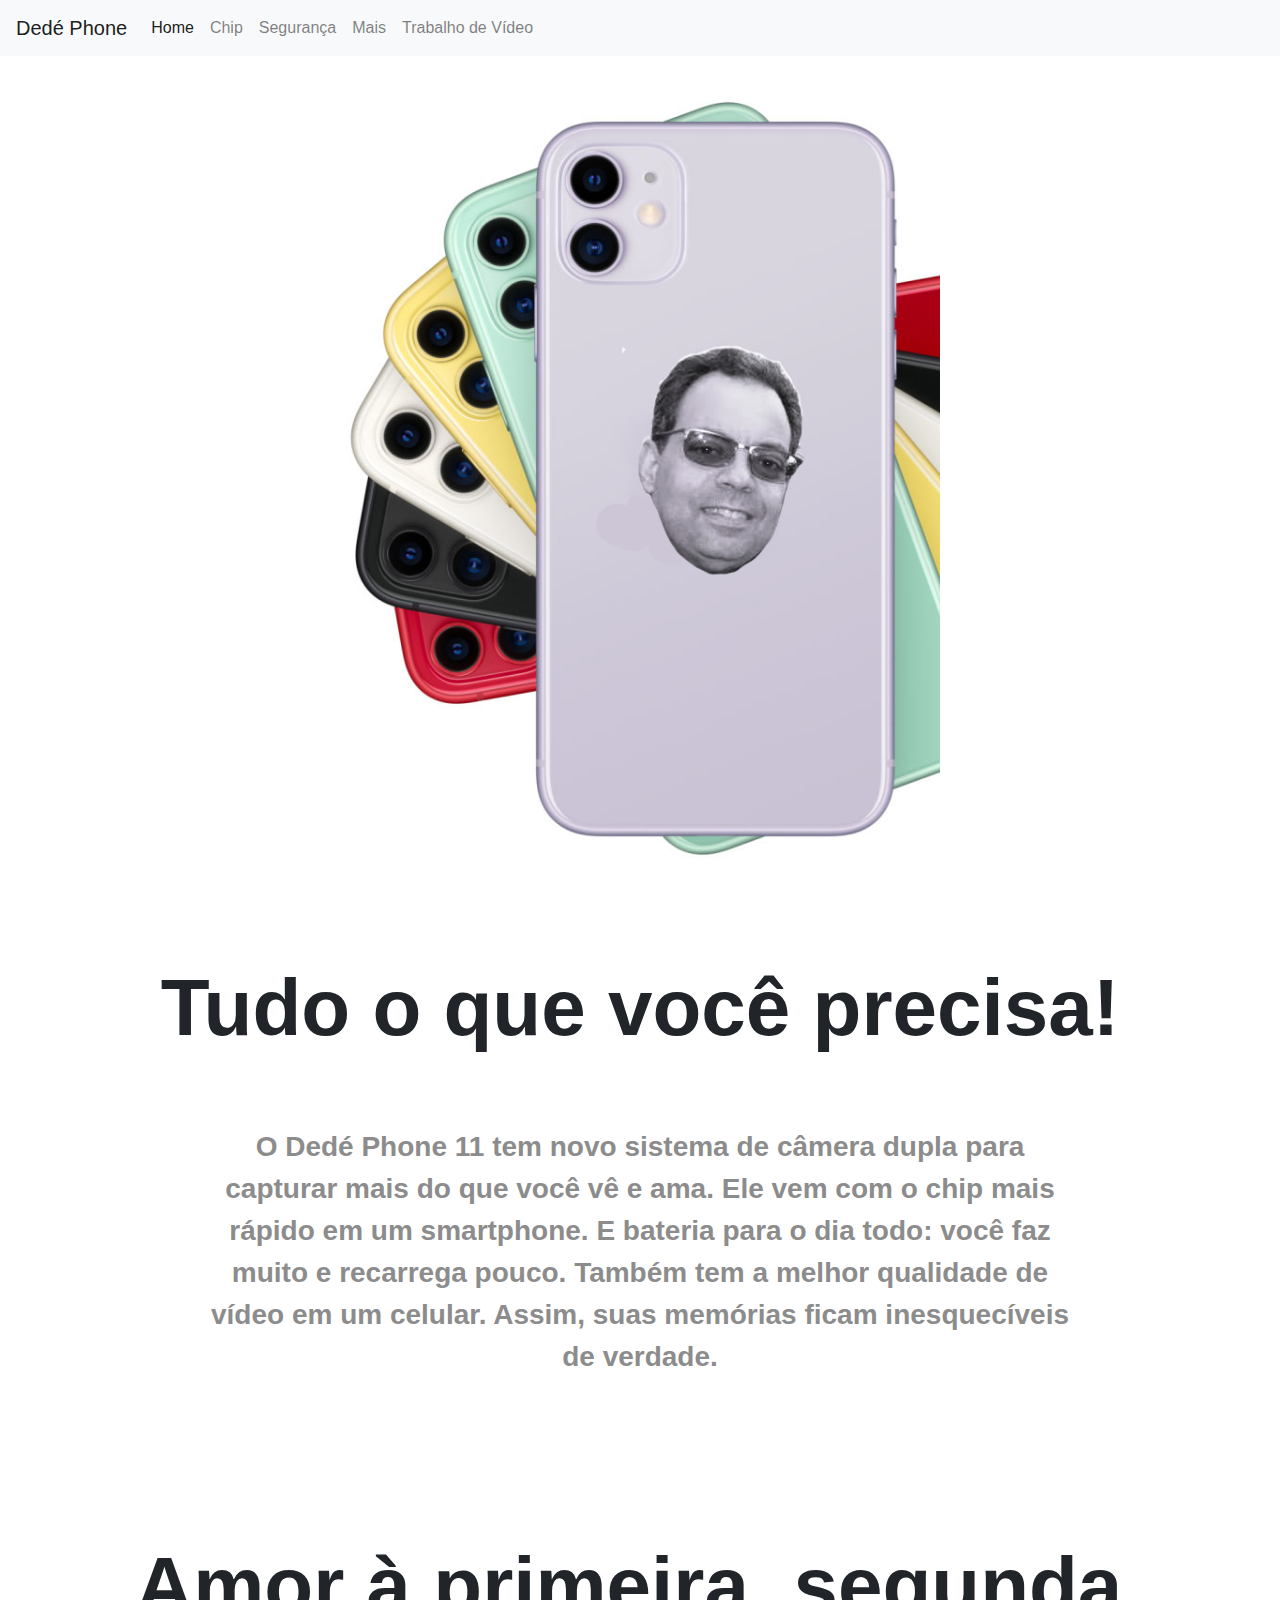
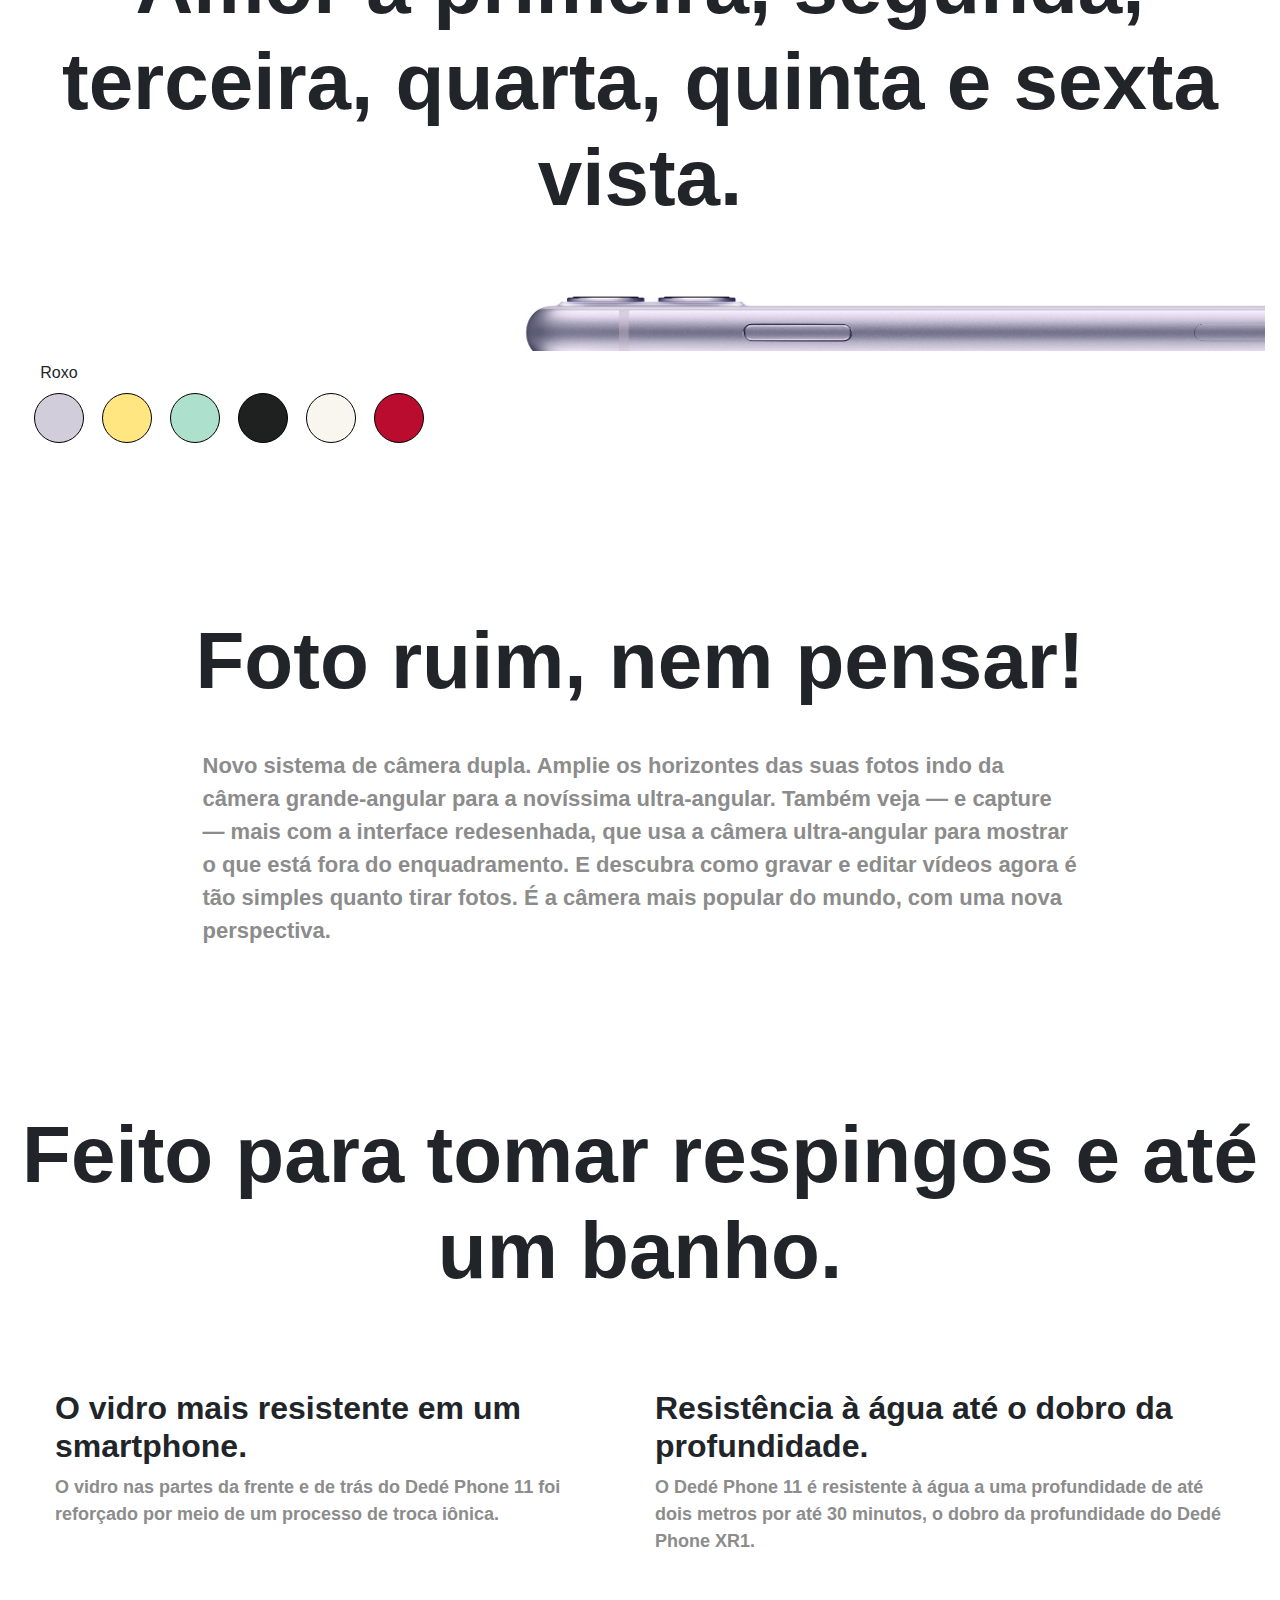
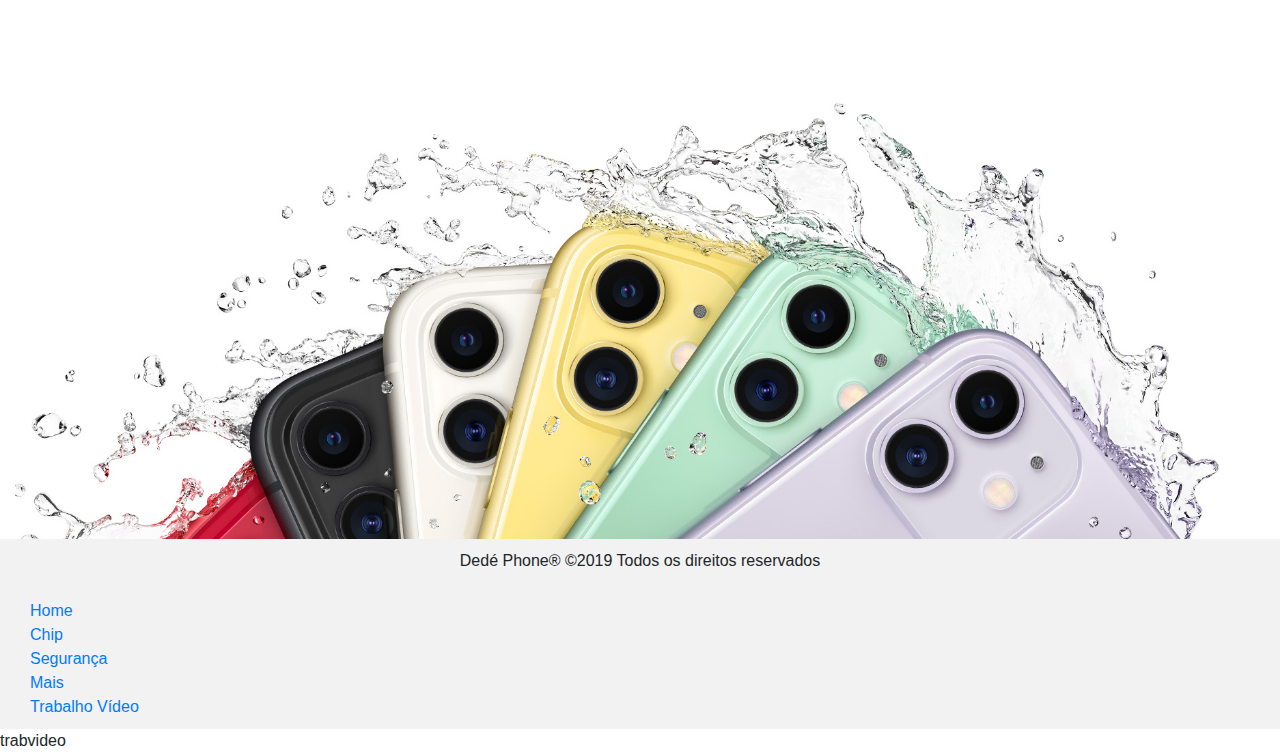
<file: view/index.html>
<!doctype html>
<html lang="pt-br">

<head>
    <!-- Required meta tags -->
    <meta charset="utf-8">
    <meta name="viewport" content="width=device-width, initial-scale=1, shrink-to-fit=no">
    <meta author="Vitor Hugo, Carlos Eduardo, Weslei Rocha">

    <!-- Bootstrap CSS -->
    <link rel="stylesheet" href="../assets/css/lib/bootstrap.css">
    <link rel="stylesheet" href="../assets/css/src/style.css">
    <link rel="stylesheet" href="../assets/css/src/index.css">

    <title>Home</title>
</head>

<body>


    <nav class="navbar navbar-expand-lg navbar-light bg-light">

        <a class="navbar-brand" href="index.html">Dedé Phone</a>

        <button class="navbar-toggler" type="button" data-toggle="collapse" data-target="#navbarSupportedContent" aria-controls="navbarSupportedContent" aria-expanded="false" aria-label="Toggle navigation">
            <span class="navbar-toggler-icon"></span>
        </button>

        <div class="collapse navbar-collapse" id="navbarSupportedContent">

            <ul class="navbar-nav mr-auto">

                <li class="nav-item active">
                    <a class="nav-link" href="index.html">Home <span class="sr-only">(current)</span></a>
                </li>

                <li class="nav-item">
                    <a class="nav-link" href="chip.html">Chip</a>
                </li>

                <li class="nav-item">
                    <a class="nav-link" href="security.html">Segurança</a>
                </li>

                <li class="nav-item">
                    <a class="nav-link" href="more.html">Mais</a>
                </li>

                <li class="nav-item">
                    <a class="nav-link" href="trabvideo.html">Trabalho de Vídeo</a>
                </li>

            </ul>

        </div>

    </nav>

    <div class="container-fluid wrapper">

        <div class="col-md-12 center">

            <div class="phones">

            </div>

        </div>

        <div class="col-md-12 content-featured">
            <h1 class="featured font-family">Tudo o que você precisa!</h1>
            <p class="supporting font-family">
                O Dedé Phone 11 tem novo sistema de câmera dupla para capturar mais do que você vê e ama. Ele vem com o chip mais rápido em um smartphone. E bateria para o dia todo: você faz muito e recarrega pouco. Também tem a melhor qualidade de vídeo em um celular.
                Assim, suas memórias ficam inesquecíveis de verdade.
            </p>
        </div>

        <div class="col-md-12 content-featured">
            <h1 class="featured font-family">Amor à primeira, segunda, terceira, quarta, quinta e sexta vista.</h1>

            <div class="phones-colors"></div>

            <div class="select-colors">
                <div class="select-color-group">
                    <label data-color="purple">Roxo</label>
                    <div class="circle" style="background-color: #d1cdda;"></div>
                </div>
                <div class="select-color-group">
                    <label data-color="yellow" class="opacity">Amarelo</label>
                    <div class="circle" style="background-color: #ffe681;"></div>
                </div>
                <div class="select-color-group">
                    <label data-color="green" class="opacity">Verde</label>
                    <div class="circle" style="background-color: #aee1cd;"></div>
                </div>
                <div class="select-color-group">
                    <label data-color="black" class="opacity">Preto</label>
                    <div class="circle" style="background-color: #1f2020;"></div>
                </div>
                <div class="select-color-group">
                    <label data-color="white" class="opacity">Branco</label>
                    <div class="circle" style="background-color: #f9f6ef;"></div>
                </div>
                <div class="select-color-group">
                    <label data-color="red" class="opacity">Vermelho</label>
                    <div class="circle" style="background-color: #ba0c2e;"></div>
                </div>

            </div>
        </div>

        <div class="col-md-12 content-featured">
            <h1 class="featured font-family featured-second">Foto ruim, nem pensar!</h1>
            <p class="supporting font-family supporting-second">
                Novo sistema de câmera dupla. Amplie os horizontes das suas fotos indo da câmera grande-angular para a novíssima ultra-angular. Também veja — e capture — mais com a interface redesenhada, que usa a câmera ultra-angular para mostrar o que está fora do
                enquadramento. E descubra como gravar e editar vídeos agora é tão simples quanto tirar fotos. É a câmera mais popular do mundo, com uma nova perspectiva.
            </p>
        </div>

        <div class="col-md-12 content-featured">
            <h1 class="featured font-family">Feito para tomar respingos e até um banho.</h1>

            <div class="row" style="padding: 20px 40px 20px 40px;">

                <div class="col-md-6">
                    <h3 class="featured-third font-family">O vidro mais resistente em um smartphone.</h3>
                    <p class="supporting-third font-family">
                        O vidro nas partes da frente e de trás do Dedé Phone 11 foi reforçado por meio de um processo de troca iônica.
                    </p>
                </div>

                <div class="col-md-6">
                    <h3 class="featured-third font-family">Resistência à água até o dobro da profundidade.</h3>
                    <p class="supporting-third font-family">
                        O Dedé Phone 11 é resistente à água a uma profundidade de até dois metros por até 30 minutos, o dobro da profundidade do Dedé Phone XR1.
                    </p>
                </div>

            </div>

        </div>

        <div class="splash">

        </div>

    </div>
    <footer class="footer">
        <p class="copyright">Dedé Phone® ©2019 Todos os direitos reservados</p>
        <div class="footer-content">
            <a href="index.js">Home</a>
            <a href="chip.html">Chip</a>
            <a href="security.html">Segurança</a>
            <a href="more.html">Mais</a>
            <a href="trabvideo.html">Trabalho Vídeo</a>
        </div>
    </footer>trabvideo


    <!-- jQuery first, then Popper.js, then Bootstrap JS -->
    <script src="../assets/js/lib/jquery.js"></script>
    <script src="../assets/js/lib/popper.js"></script>
    <script src="../assets/js/lib/bootstrap.js"></script>
    <script src="../assets/js/src/index.js"></script>
</body>

</html>
</file>
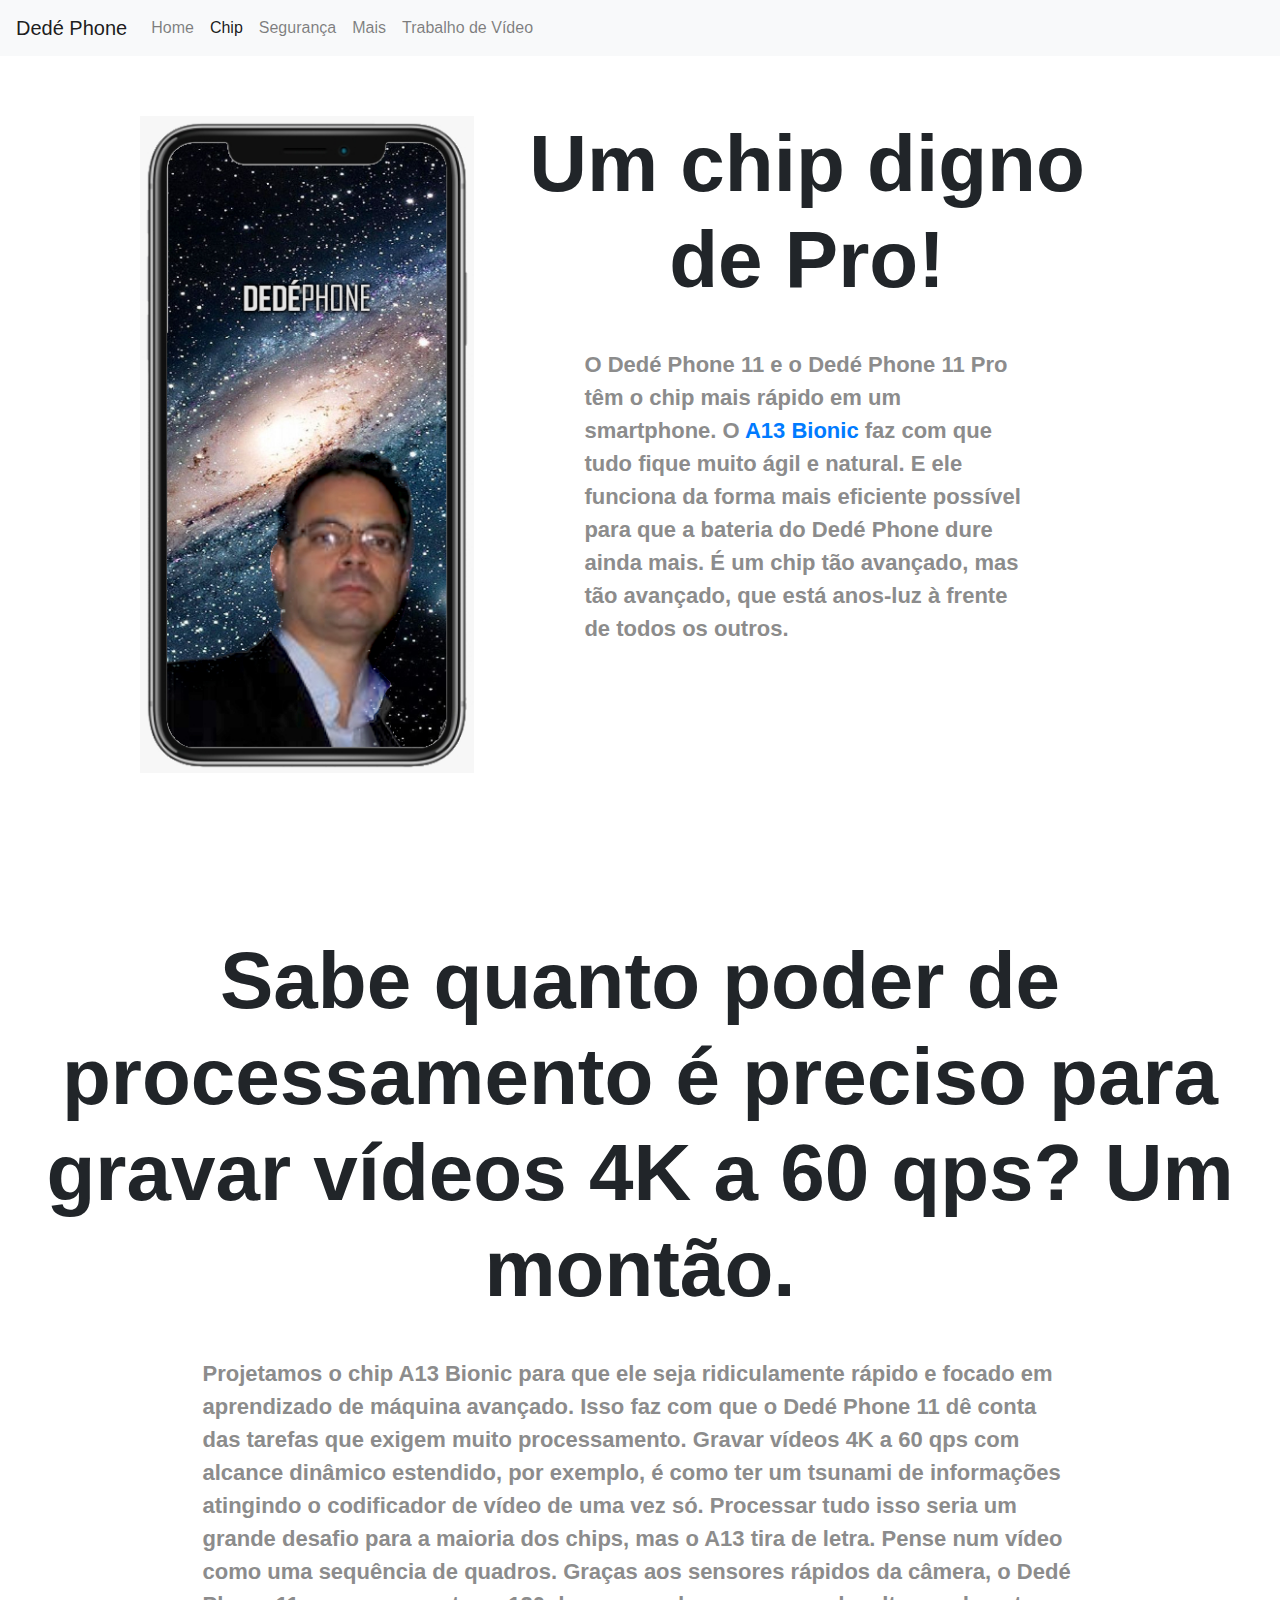
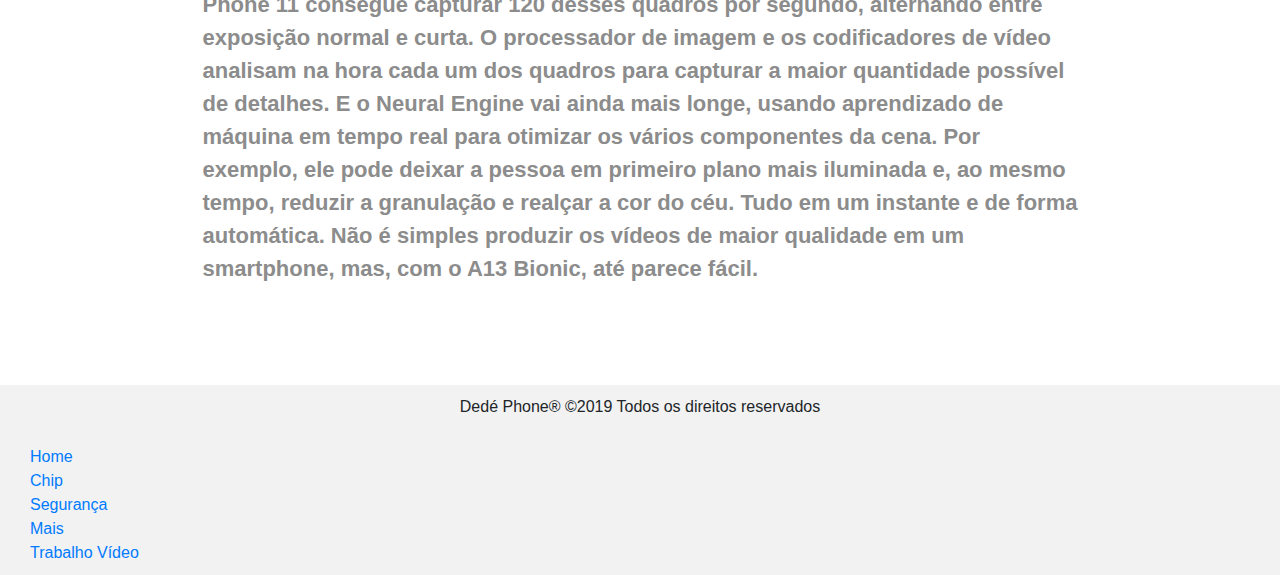
<file: view/chip.html>
<!doctype html>
<html lang="pt-br">

<head>
    <!-- Required meta tags -->
    <meta charset="utf-8">
    <meta name="viewport" content="width=device-width, initial-scale=1, shrink-to-fit=no">
    <meta author="Vitor Hugo, Carlos Eduardo, Weslei Rocha">

    <!-- Bootstrap CSS -->
    <link rel="stylesheet" href="../assets/css/lib/bootstrap.css">
    <link rel="stylesheet" href="../assets/css/src/style.css">
    <link rel="stylesheet" href="../assets/css/src/chip.css">

    <title>Chip</title>
</head>

<body>


    <nav class="navbar navbar-expand-lg navbar-light bg-light">

        <a class="navbar-brand" href="index.html">Dedé Phone</a>

        <button class="navbar-toggler" type="button" data-toggle="collapse" data-target="#navbarSupportedContent" aria-controls="navbarSupportedContent" aria-expanded="false" aria-label="Toggle navigation">
            <span class="navbar-toggler-icon"></span>
        </button>

        <div class="collapse navbar-collapse" id="navbarSupportedContent">

            <ul class="navbar-nav mr-auto">

                <li class="nav-item">
                    <a class="nav-link" href="index.html">Home</a>
                </li>

                <li class="nav-item active">
                    <a class="nav-link" href="chip.html">Chip<span class="sr-only">(current)</span></a>
                </li>

                <li class="nav-item">
                    <a class="nav-link" href="security.html">Segurança</a>
                </li>

                <li class="nav-item">
                    <a class="nav-link" href="more.html">Mais</a>
                </li>

                <li class="nav-item">
                    <a class="nav-link" href="trabvideo.html">Trabalho de Vídeo</a>
                </li>
            </ul>

        </div>

    </nav>

    <div class="container-fluid wrapper">

        <div class="col-md-12 content-featured">

            <div class="row" style="width: 80%; margin: auto;">
                <div class="phone-chip">

                </div>

                <div class="col-md">

                    <h1 class="featured font-family featured-second">Um chip digno de Pro!</h1>
                    <p class="supporting font-family supporting-second">
                        O Dedé Phone 11 e o Dedé Phone 11 Pro têm o chip mais rápido em um smartphone. O <a href="https://canaltech.com.br/smartphone/conheca-o-apple-a13-bionic-novo-chipset-que-equipara-o-Dedé Phone-11-149437/">
                            A13 Bionic
                        </a> faz com que tudo fique muito ágil e natural. E ele funciona da forma mais eficiente possível para que a bateria do Dedé Phone dure ainda mais. É um chip tão avançado, mas tão avançado, que está anos-luz à frente de todos os
                        outros.
                    </p>

                </div>

            </div>

        </div>

        <div class="col-md-12 content-featured">

            <h1 class="featured font-family featured-second">Sabe quanto poder de processamento é preciso para gravar vídeos 4K a 60 qps? Um montão.</h1>

            <p class="supporting font-family supporting-second">
                Projetamos o chip A13 Bionic para que ele seja ridiculamente rápido e focado em aprendizado de máquina avançado. Isso faz com que o Dedé Phone 11 dê conta das tarefas que exigem muito processamento. Gravar vídeos 4K a 60 qps com alcance dinâmico estendido,
                por exemplo, é como ter um tsunami de informações atingindo o codificador de vídeo de uma vez só. Processar tudo isso seria um grande desafio para a maioria dos chips, mas o A13 tira de letra. Pense num vídeo como uma sequência de quadros.
                Graças aos sensores rápidos da câmera, o Dedé Phone 11 consegue capturar 120 desses quadros por segundo, alternando entre exposição normal e curta. O processador de imagem e os codificadores de vídeo analisam na hora cada um dos quadros
                para capturar a maior quantidade possível de detalhes. E o Neural Engine vai ainda mais longe, usando aprendizado de máquina em tempo real para otimizar os vários componentes da cena. Por exemplo, ele pode deixar a pessoa em primeiro plano
                mais iluminada e, ao mesmo tempo, reduzir a granulação e realçar a cor do céu. Tudo em um instante e de forma automática. Não é simples produzir os vídeos de maior qualidade em um smartphone, mas, com o A13 Bionic, até parece fácil.
            </p>

        </div>

    </div>

    <footer class="footer">
        <p class="copyright">Dedé Phone® ©2019 Todos os direitos reservados</p>
        <div class="footer-content">
            <a href="index.js">Home</a>
            <a href="chip.html">Chip</a>
            <a href="security.html">Segurança</a>
            <a href="more.html">Mais</a>
            <a href="trabvideo.html">Trabalho Vídeo</a>
        </div>
    </footer>


    <!-- jQuery first, then Popper.js, then Bootstrap JS -->
    <script src="../assets/js/lib/jquery.js"></script>
    <script src="../assets/js/lib/popper.js"></script>
    <script src="../assets/js/lib/bootstrap.js"></script>
</body>

</html>
</file>
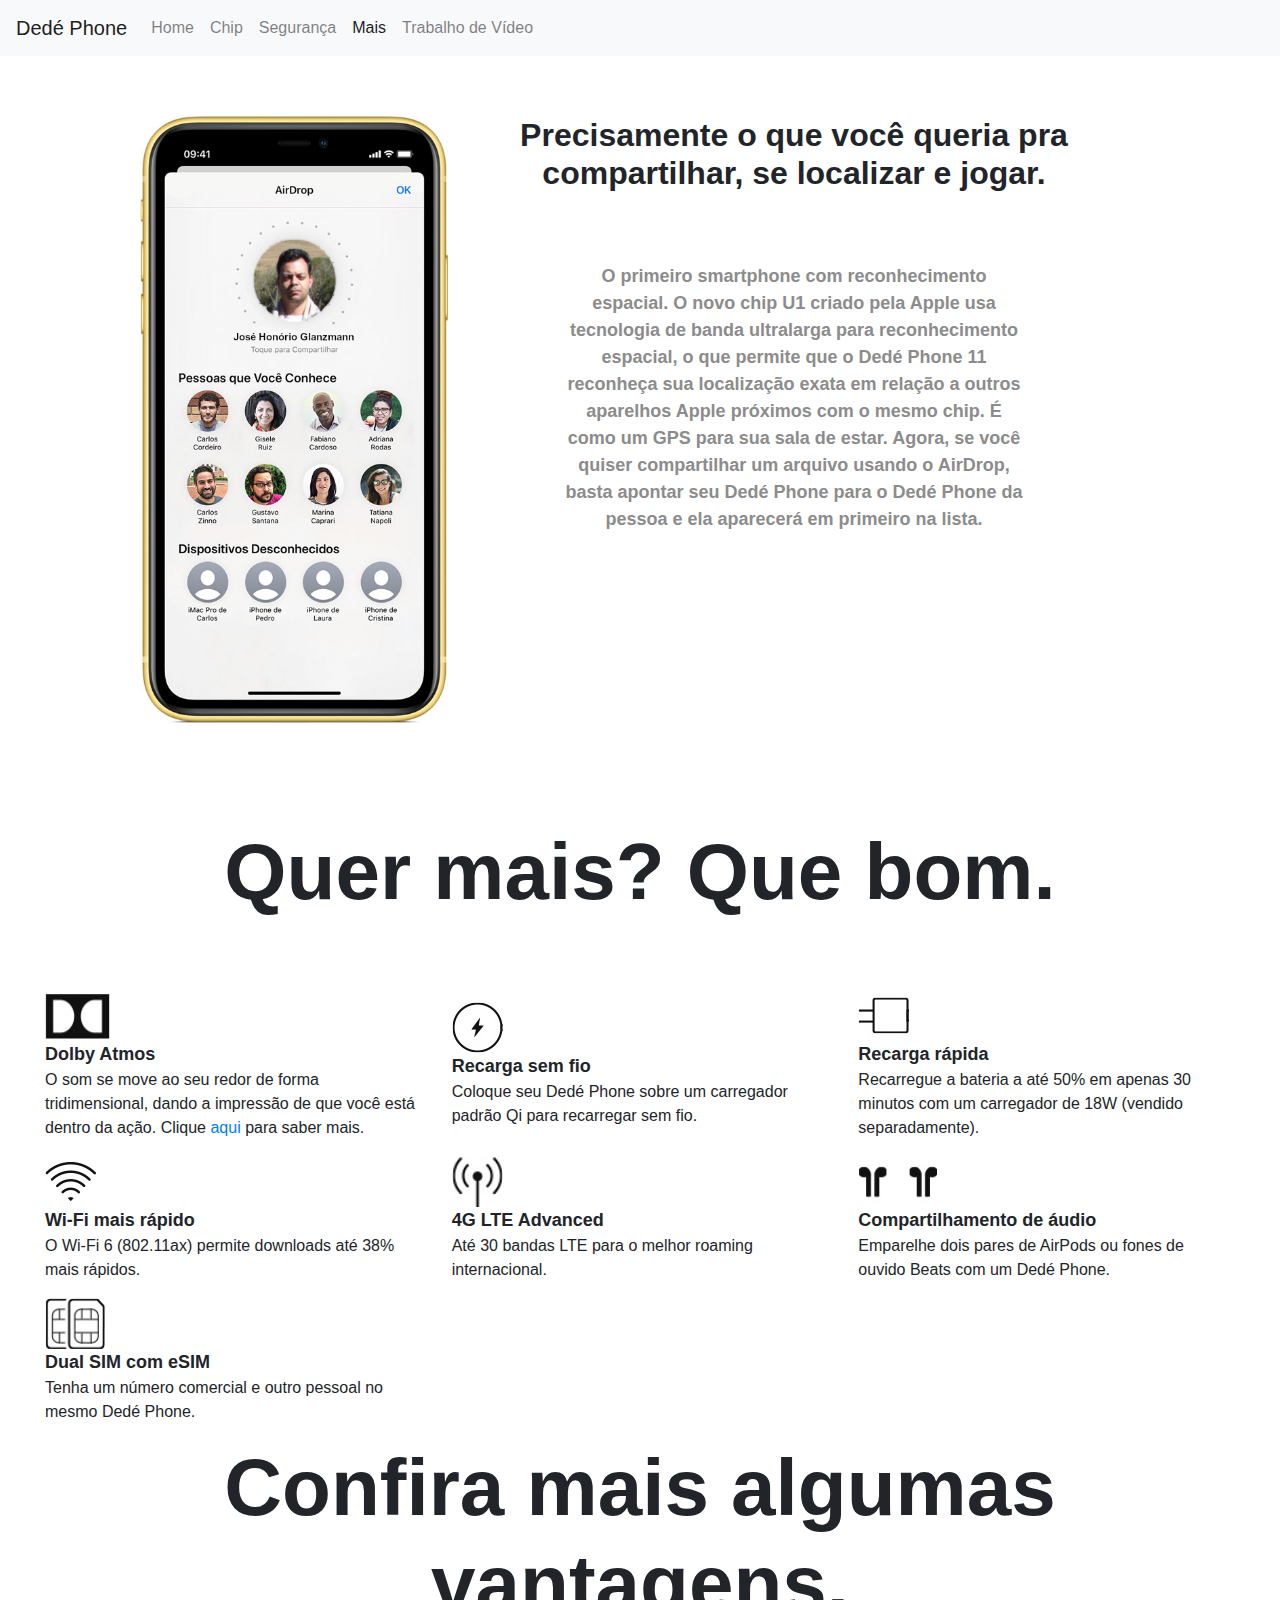
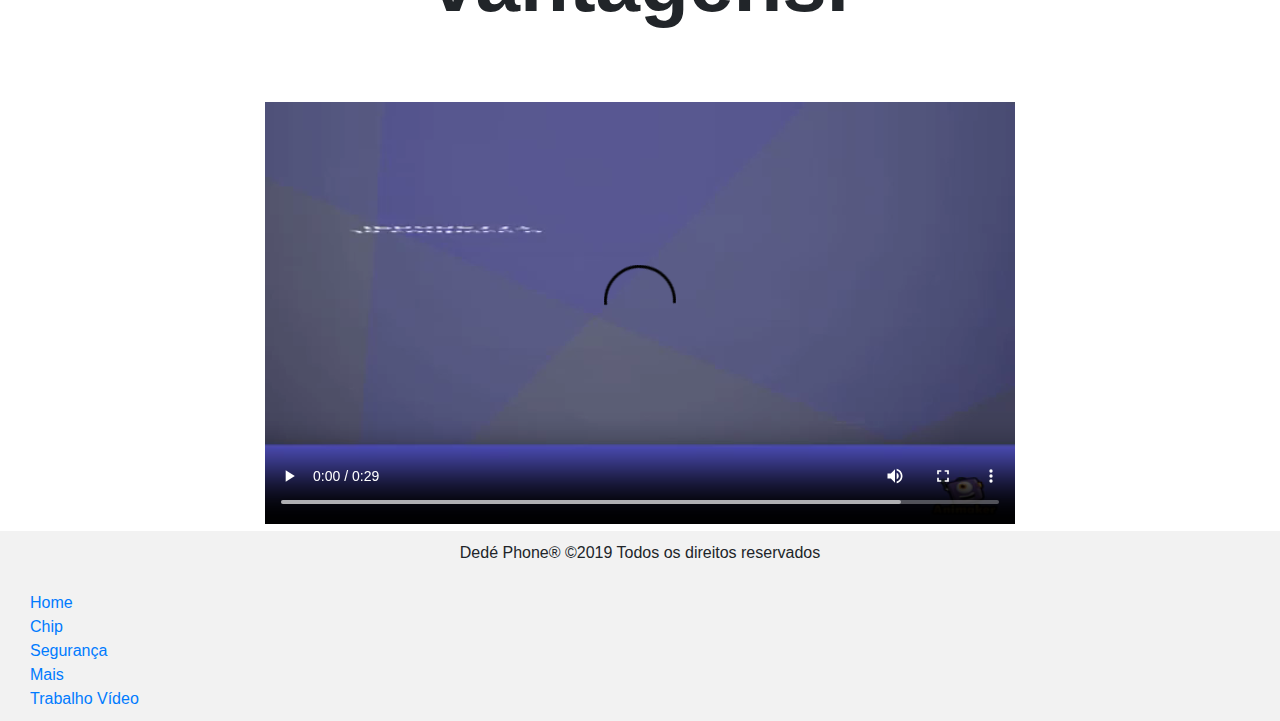
<file: view/more.html>
<!doctype html>
<html lang="pt-br">

<head>
    <!-- Required meta tags -->
    <meta charset="utf-8">
    <meta name="viewport" content="width=device-width, initial-scale=1, shrink-to-fit=no">
    <meta author="Vitor Hugo, Carlos Eduardo, Weslei Rocha">

    <!-- Bootstrap CSS -->
    <link rel="stylesheet" href="../assets/css/lib/bootstrap.css">
    <link rel="stylesheet" href="../assets/css/src/style.css">
    <link rel="stylesheet" href="../assets/css/src/more.css">

    <title>More</title>
</head>

<body>


    <nav class="navbar navbar-expand-lg navbar-light bg-light">

        <a class="navbar-brand" href="index.html">Dedé Phone</a>

        <button class="navbar-toggler" type="button" data-toggle="collapse" data-target="#navbarSupportedContent" aria-controls="navbarSupportedContent" aria-expanded="false" aria-label="Toggle navigation">
            <span class="navbar-toggler-icon"></span>
        </button>

        <div class="collapse navbar-collapse" id="navbarSupportedContent">

            <ul class="navbar-nav mr-auto">

                <li class="nav-item">
                    <a class="nav-link" href="index.html">Home</a>
                </li>

                <li class="nav-item">
                    <a class="nav-link" href="chip.html">Chip</a>
                </li>

                <li class="nav-item">
                    <a class="nav-link" href="security.html">Segurança</a>
                </li>

                <li class="nav-item active">
                    <a class="nav-link" href="more.html">Mais<span class="sr-only">(current)</span></a>
                </li>

                <li class="nav-item">
                    <a class="nav-link" href="trabvideo.html">Trabalho de Vídeo</a>
                </li>

            </ul>

        </div>

    </nav>

    <div class="container-fluid wrapper">

        <div class="col-md-12 content-featured">

            <div class="row" style="width: 80%; margin: auto;">
                <div class="phone-more">

                </div>

                <div class="col-md">

                    <h1 class="featured font-family featured-third">Precisamente o que você queria pra compartilhar, se localizar e jogar.</h1>

                    <p class="supporting font-family supporting-third">
                        O primeiro smartphone com reconhecimento espacial. O novo chip U1 criado pela Apple usa tecnologia de banda ultralarga para reconhecimento espacial, o que permite que o Dedé Phone 11 reconheça sua localização exata em relação a outros aparelhos Apple
                        próximos com o mesmo chip. É como um GPS para sua sala de estar. Agora, se você quiser compartilhar um arquivo usando o AirDrop, basta apontar seu Dedé Phone para o Dedé Phone da pessoa e ela aparecerá em primeiro na lista.
                    </p>

                </div>

            </div>

        </div>

        <div class="col-md-12">
            <h1 class="featured font-family featured">Quer mais? Que bom.</h1>
        </div>

        <div class=" col-md-12 div-more-icons">

            <div class="col-md-4 more-icon">

                <div class="icon-dolby">

                </div>
                <div class="text">

                    <span class="font-family">
                        Dolby Atmos
                    </span>
                    <p class="font-family">
                        O som se move ao seu redor de forma tridimensional, dando a impressão de que você está dentro da ação.
						Clique <a href="sound.html">aqui</a> para saber mais.
                    </p>

                </div>

            </div>

            <div class="col-md-4 more-icon">

                <div class="icon-recharge">

                </div>
                <div class="text">

                    <span class="font-family">
                        Recarga sem fio
                    </span>
                    <p class="font-family">
                        Coloque seu Dedé Phone sobre um carregador padrão Qi para recarregar sem fio.
                    </p>

                </div>

            </div>

            <div class="col-md-4 more-icon">

                <div class="icon-fast_charge">

                </div>
                <div class="text">

                    <span class="font-family">
                        Recarga rápida
                    </span>
                    <p class="font-family">
                        Recarregue a bateria a até 50% em apenas 30 minutos com um carregador de 18W (vendido separadamente).
                    </p>

                </div>

            </div>

            <div class="col-md-4 more-icon">

                <div class="icon-wifi">

                </div>
                <div class="text">

                    <span class="font-family">
                        Wi-Fi mais rápido
                    </span>
                    <p class="font-family">
                        O Wi‑Fi 6 (802.11ax) permite downloads até 38% mais rápidos.
                    </p>

                </div>

            </div>

            <div class="col-md-4 more-icon">

                <div class="icon-4g">

                </div>
                <div class="text">

                    <span class="font-family">
                        4G LTE Advanced
                    </span>
                    <p class="font-family">
                        Até 30 bandas LTE para o melhor roaming internacional.
                    </p>

                </div>

            </div>

            <div class="col-md-4 more-icon">

                <div class="icon-bluetooth">

                </div>
                <div class="text">

                    <span class="font-family">
                        Compartilhamento de áudio
                    </span>
                    <p class="font-family">
                        Emparelhe dois pares de AirPods ou fones de ouvido Beats com um Dedé Phone.
                    </p>

                </div>

            </div>

            <div class="col-md-4 more-icon">

                <div class="icon-dual_sim">

                </div>
                <div class="text">

                    <span class="font-family">
                        Dual SIM com eSIM
                    </span>
                    <p class="font-family">
                        Tenha um número comercial e outro pessoal no mesmo Dedé Phone.
                    </p>

                </div>

            </div>

        </div>

        <div class="col-md-12">
            <h1 class="featured font-family featured">Confira mais algumas vantagens.</h1>
        </div>

        <div class="text-center">
            <video class="video" controls>
				<source src="../assets/video/animacao.mp4" type="video/mp4">
			</video>
        </div>

    </div>

    <footer class="footer">
        <p class="copyright">Dedé Phone® ©2019 Todos os direitos reservados</p>
        <div class="footer-content">
            <a href="index.js">Home</a>
            <a href="chip.html">Chip</a>
            <a href="security.html">Segurança</a>
            <a href="more.html">Mais</a>
            <a href="trabvideo.html">Trabalho Vídeo</a>
        </div>
    </footer>


    <!-- jQuery first, then Popper.js, then Bootstrap JS -->
    <script src="../assets/js/lib/jquery.js"></script>
    <script src="../assets/js/lib/popper.js"></script>
    <script src="../assets/js/lib/bootstrap.js"></script>
</body>

</html>
</file>
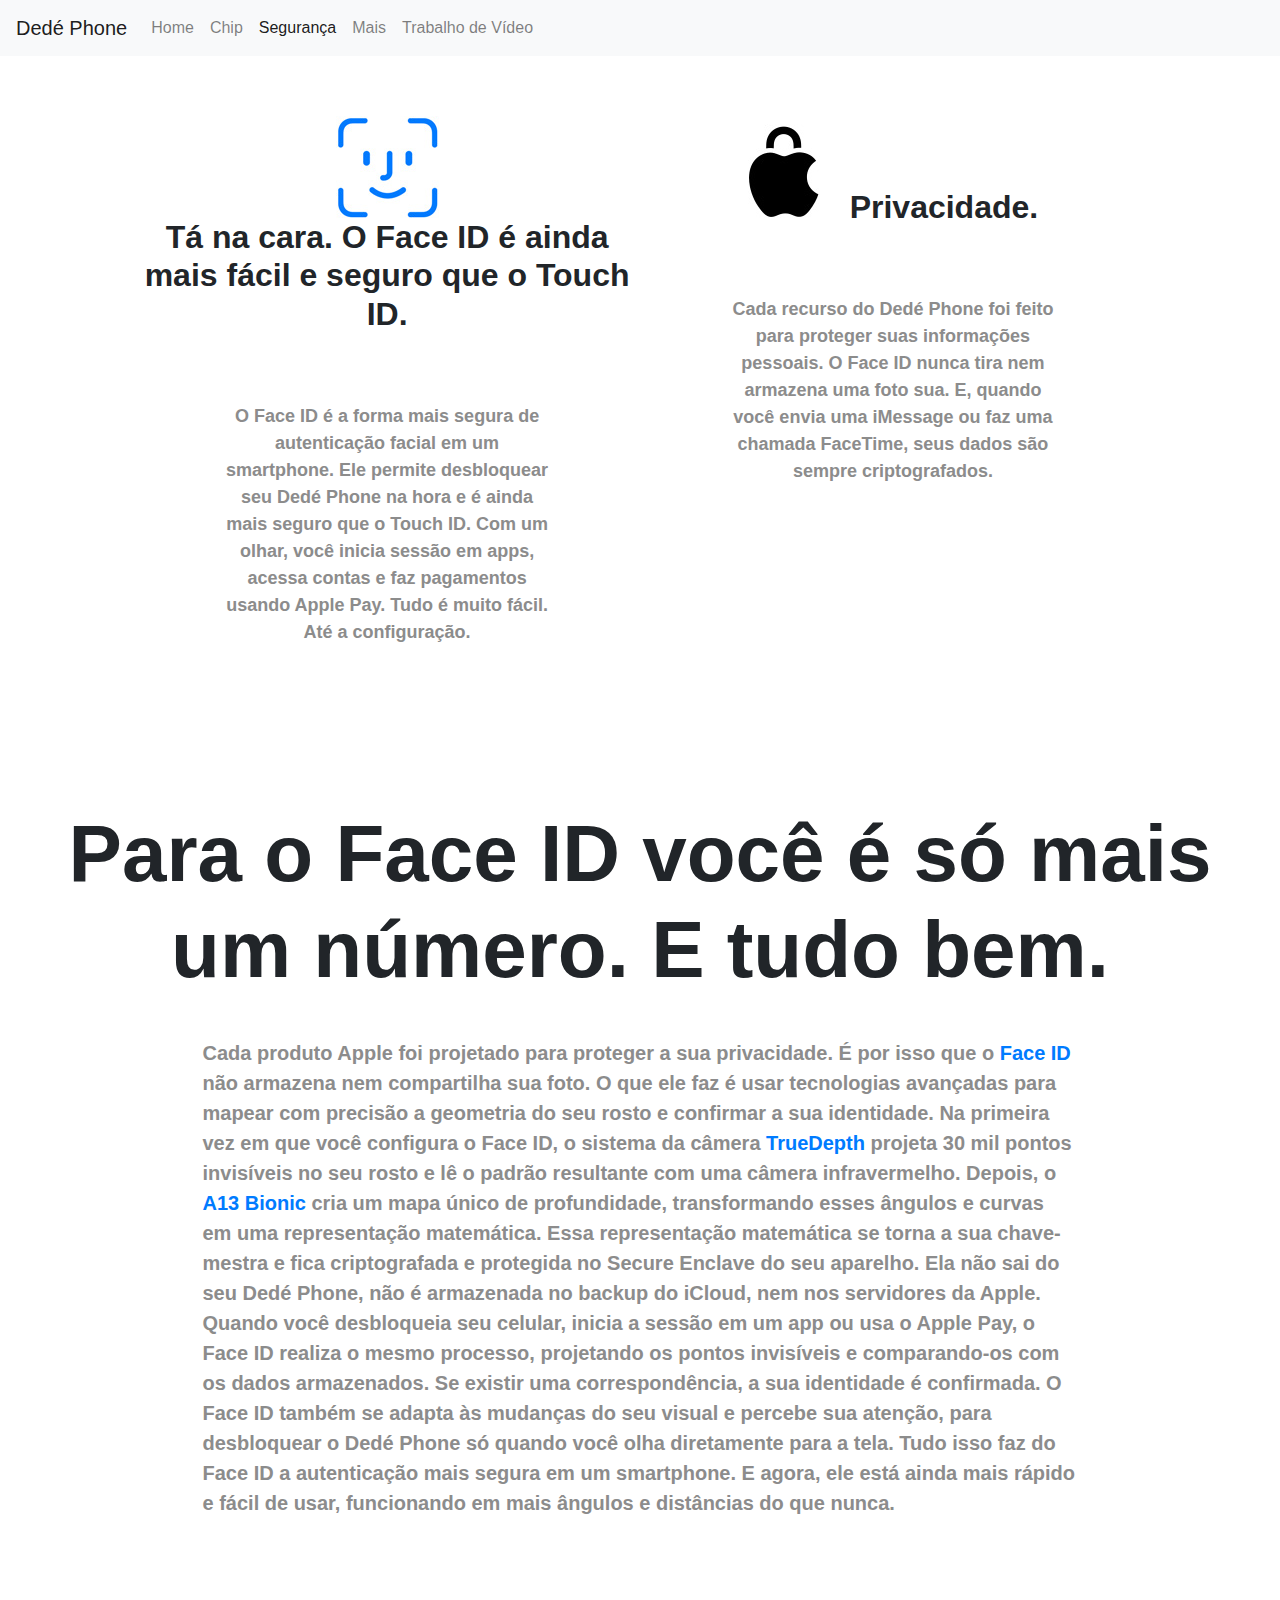
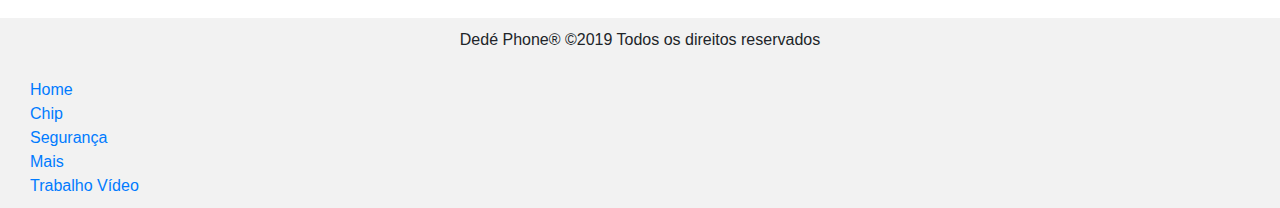
<file: view/security.html>
<!doctype html>
<html lang="pt-br">

<head>
    <!-- Required meta tags -->
    <meta charset="utf-8">
    <meta name="viewport" content="width=device-width, initial-scale=1, shrink-to-fit=no">
    <meta author="Vitor Hugo, Carlos Eduardo, Weslei Rocha">

    <!-- Bootstrap CSS -->
    <link rel="stylesheet" href="../assets/css/lib/bootstrap.css">
    <link rel="stylesheet" href="../assets/css/src/style.css">
    <link rel="stylesheet" href="../assets/css/src/security.css">


    <title>Security</title>
</head>

<body>


    <nav class="navbar navbar-expand-lg navbar-light bg-light">

        <a class="navbar-brand" href="index.html">Dedé Phone</a>

        <button class="navbar-toggler" type="button" data-toggle="collapse" data-target="#navbarSupportedContent" aria-controls="navbarSupportedContent" aria-expanded="false" aria-label="Toggle navigation">
            <span class="navbar-toggler-icon"></span>
        </button>

        <div class="collapse navbar-collapse" id="navbarSupportedContent">

            <ul class="navbar-nav mr-auto">

                <li class="nav-item">
                    <a class="nav-link" href="index.html">Home</a>
                </li>

                <li class="nav-item">
                    <a class="nav-link" href="chip.html">Chip</a>
                </li>

                <li class="nav-item active">
                    <a class="nav-link" href="security.html">Segurança<span class="sr-only">(current)</span></a>
                </li>

                <li class="nav-item">
                    <a class="nav-link" href="more.html">Mais</a>
                </li>

                <li class="nav-item">
                    <a class="nav-link" href="trabvideo.html">Trabalho de Vídeo</a>
                </li>

            </ul>

        </div>

    </nav>

    <div class="container-fluid wrapper">

        <div class="col-md-12 content-featured center">

            <div class="row col-md-10">

                <div class="col-md-6">

                    <div class="row div-icons">

                        <div class="face_id-icon">

                        </div>

                        <h1 class="featured font-family featured-third">Tá na cara. O Face ID é ainda mais fácil e seguro que o Touch ID.</h1>


                    </div>

                    <p class="supporting font-family supporting-third">
                        O Face ID é a forma mais segura de autenticação facial em um smartphone. Ele permite desbloquear seu Dedé Phone na hora e é ainda mais seguro que o Touch ID. Com um olhar, você inicia sessão em apps, acessa contas e faz pagamentos usando Apple Pay. Tudo
                        é muito fácil. Até a configuração.
                    </p>

                </div>

                <div class="col-md-6">

                    <div class="row div-icons">

                        <div class="privacy-icon">

                        </div>

                        <h1 class="featured font-family featured-third" style="padding-left: 30px;">Privacidade.</h1>

                    </div>


                    <p class="supporting font-family supporting-third">
                        Cada recurso do Dedé Phone foi feito para proteger suas informações pessoais. O Face ID nunca tira nem armazena uma foto sua. E, quando você envia uma iMessage ou faz uma chamada FaceTime, seus dados são sempre criptografados.
                    </p>

                </div>

            </div>



        </div>

        <div class="col-md-12 content-featured">
            <h1 class="featured font-family featured-second">Para o Face ID você é só mais um número. E tudo bem.</h1>
            <p class="supporting font-family supporting-third" style="text-align: left; font-size:20px;">
                Cada produto Apple foi projetado para proteger a sua privacidade. É por isso que o
                <a href="https://support.apple.com/pt-br/HT208108">Face ID</a> não armazena nem compartilha sua foto. O que ele faz é usar tecnologias avançadas para mapear com precisão a geometria do seu rosto e confirmar a sua identidade. Na primeira
                vez em que você configura o Face ID, o sistema da câmera
                <a href="https://www.techtudo.com.br/noticias/2018/12/conheca-a-truedepth-tecnologia-por-tras-do-reconhecimento-facial-do-Dedé Phone.ghtml">
                    TrueDepth
                </a> projeta 30 mil pontos invisíveis no seu rosto e lê o padrão resultante com uma câmera infravermelho. Depois, o
                <a href="https://canaltech.com.br/smartphone/conheca-o-apple-a13-bionic-novo-chipset-que-equipara-o-Dedé Phone-11-149437/">
                    A13 Bionic
                </a> cria um mapa único de profundidade, transformando esses ângulos e curvas em uma representação matemática. Essa representação matemática se torna a sua chave-mestra e fica criptografada e protegida no Secure Enclave
                do seu aparelho. Ela não sai do seu Dedé Phone, não é armazenada no backup do iCloud, nem nos servidores da Apple. Quando você desbloqueia seu celular, inicia a sessão em um app ou usa o Apple Pay, o Face ID realiza o mesmo processo, projetando
                os pontos invisíveis e comparando-os com os dados armazenados. Se existir uma correspondência, a sua identidade é confirmada. O Face ID também se adapta às mudanças do seu visual e percebe sua atenção, para desbloquear o Dedé Phone só
                quando você olha diretamente para a tela. Tudo isso faz do Face ID a autenticação mais segura em um smartphone. E agora, ele está ainda mais rápido e fácil de usar, funcionando em mais ângulos e distâncias do que nunca.
            </p>
        </div>

    </div>

    <footer class="footer">
        <p class="copyright">Dedé Phone® ©2019 Todos os direitos reservados</p>
        <div class="footer-content">
            <a href="index.js">Home</a>
            <a href="chip.html">Chip</a>
            <a href="security.html">Segurança</a>
            <a href="more.html">Mais</a>
            <a href="trabvideo.html">Trabalho Vídeo</a>
        </div>
    </footer>


    <!-- jQuery first, then Popper.js, then Bootstrap JS -->
    <script src="../assets/js/lib/jquery.js"></script>
    <script src="../assets/js/lib/popper.js"></script>
    <script src="../assets/js/lib/bootstrap.js"></script>
</body>

</html>
</file>
<file: assets/css/src/style.css>
:root {
    --height: calc(100vh - 56px);
}

.center {
    display: flex;
    align-items: center;
    justify-content: center;
}

.opacity {
    opacity: 0;
}

.font-family{
    font-family: "SF Pro Display","SF Pro Icons","Helvetica Neue","Helvetica","Arial",sans-serif;
}

.footer{
    background: #f2f2f2;
    min-height: 100px;
}

.footer-content{
    padding: 0 30px 10px 30px;
    display: flex; 
    flex-direction: column;
    width: max-content;
}

.copyright{
    text-align: center;
    padding: 10px;
}
.featured{
    font-size: 80px;
    font-weight: 700;
    text-align: center;

    margin-bottom: 70px;
}

.supporting{
    font-size: 28px;
    font-weight: 600;
    text-align: center;

    margin: auto;
    width: 70%;

    color: #8c8c8c;
}

.content-featured{
    padding: 60px 0 100px 0;
}

.featured-second{
    margin-bottom: 40px;
}

.supporting-second{
    font-size: 22px; 
    text-align: left;
}

.featured-third{
    font-size: 32px;
    font-weight: 700;
}

.supporting-third{
    font-size: 18px;
    font-weight: 600;
    color: #8c8c8c;
}
</file>
<file: assets/css/src/index.css>
.phones {
    width: 600px;
    height: var(--height);
    background: url('../../images/phones.jpg');
    background-repeat: no-repeat;
    background-size: cover;
}

.phones-colors {
    margin-left: auto;
    width: 60%;
    height: 55px;
    background: url('../../images/phone-purple.jpg');
    background-repeat: no-repeat;
    background-size: cover;
}

.select-colors {
    display: flex;
    flex-direction: row;
    flex-wrap: wrap;
    justify-content: flex-start;
    padding: 10px;
    cursor: pointer;
}

.circle {
    border: 1px solid black;
    border-radius: 50%;
    width: 50px;
    height: 50px;
}

.select-color-group {
    display: flex;
    flex-direction: column;
    align-items: center;
    width: 68px;
}

.select-color-group label {
    transition: opacity 1s;
}
.splash{
    width: 100%;
    height: 448px;
    background: url('../../images/splash.jpg');
    background-repeat: no-repeat;
    background-size: cover;
}
</file>
<file: assets/css/src/chip.css>
.phone-chip{
    width: 334px;
    height: 657px;
    background: url('../../images/phone-chip.jpg');
    background-repeat: no-repeat;
    background-size: cover;
}
</file>
<file: assets/css/src/more.css>
.text > span{
    font-size: 18px;
    font-weight: 700;
}

.text{
    display: flex;
    flex-direction: column;
}
.div-more-icons{
    display: flex;
    flex-direction: row;
    flex-wrap: wrap;
    align-items: center;
    justify-content: space-between;
}

.phone-more{
    width: 308px;
    height: 608px;
    background: url('../../images/phone-more.jpg');
    background-repeat: no-repeat;
    background-size: cover;
}

.more-icon{
    display: flex;
    flex-direction: column;
    justify-content: flex-start;
}

.icon-audio{
    width: 51px;
    height: 51px;
    background: url('../../images/icon-audio.jpg');
    background-repeat: no-repeat;
    background-size: cover;
}

.icon-dolby{
    width: 65px;
    height: 51px;
    background: url('../../images/icon-dolby.jpg');
    background-repeat: no-repeat;
    background-size: cover;
}

.icon-recharge{
    width: 51px;
    height: 51px;
    background: url('../../images/icon-recharge.jpg');
    background-repeat: no-repeat;
    background-size: cover;
}

.icon-fast_charge{
    width: 51px;
    height: 51px;
    background: url('../../images/icon-fast_charge.jpg');
    background-repeat: no-repeat;
    background-size: cover;
}

.icon-wifi{
    width: 51px;
    height: 51px;
    background: url('../../images/icon-wifi.jpg');
    background-repeat: no-repeat;
    background-size: cover;
}

.icon-4g{
    width: 51px;
    height: 51px;
    background: url('../../images/icon-4g.jpg');
    background-repeat: no-repeat;
    background-size: cover;
}

.icon-bluetooth{
    width: 80px;
    height: 51px;
    background: url('../../images/icon-bluetooth.jpg');
    background-repeat: no-repeat;
    background-size: cover;
}

.icon-dual_sim{
    width: 60px;
    height: 51px;
    background: url('../../images/icon-dual_sim.jpg');
    background-repeat: no-repeat;
    background-size: cover;
}
.video{
	width: 60% !important;
	height:60% !important;	
}
</file>
<file: assets/css/src/security.css>
.privacy-icon{
    width: 72px;
    height: 102px;
    background: url('../../images/privacy-icone.jpg');
    background-repeat: no-repeat;
    background-size: cover;
}

.face_id-icon{
    width: 103px;
    height: 102px;
    background: url('../../images/face_id-icon.jpg');
    background-repeat: no-repeat;
    background-size: cover;
}

.div-icons{
    display: flex; 
    align-items: baseline; 
    justify-content: center;
}
</file>
